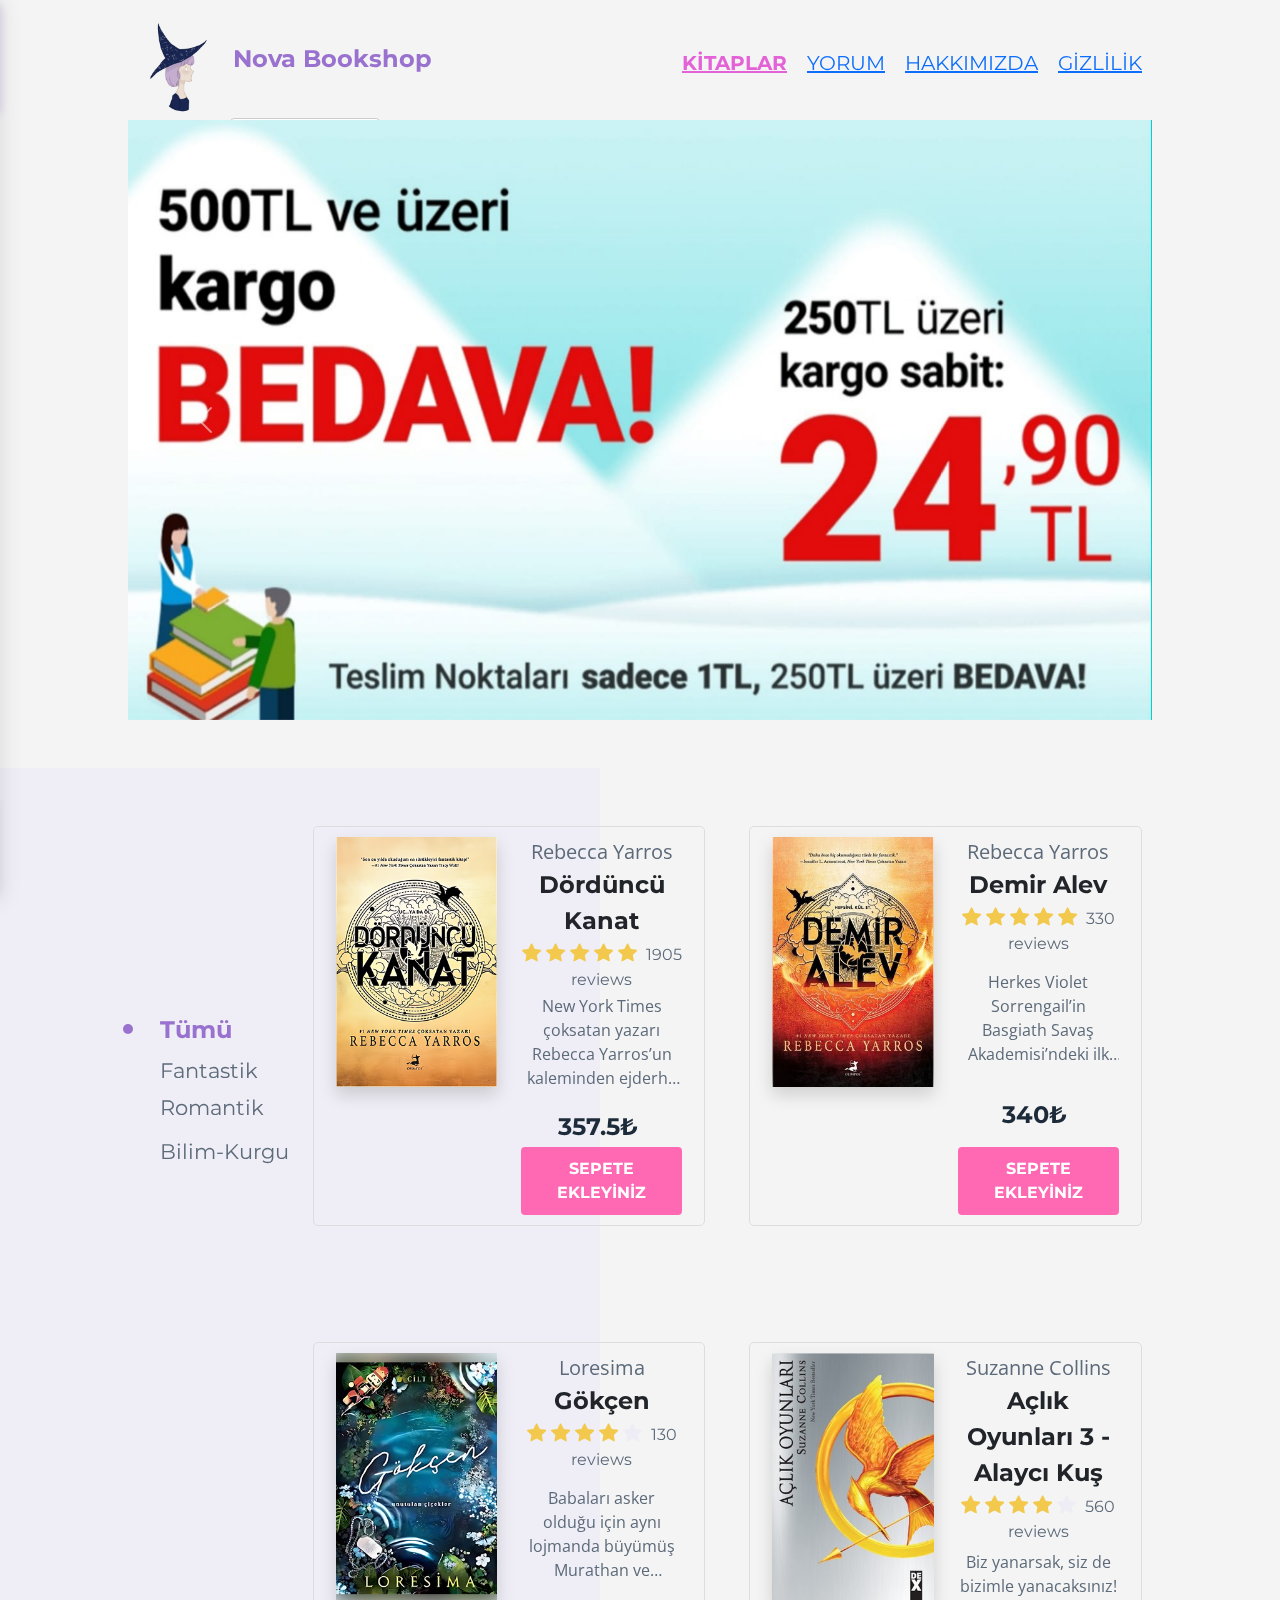
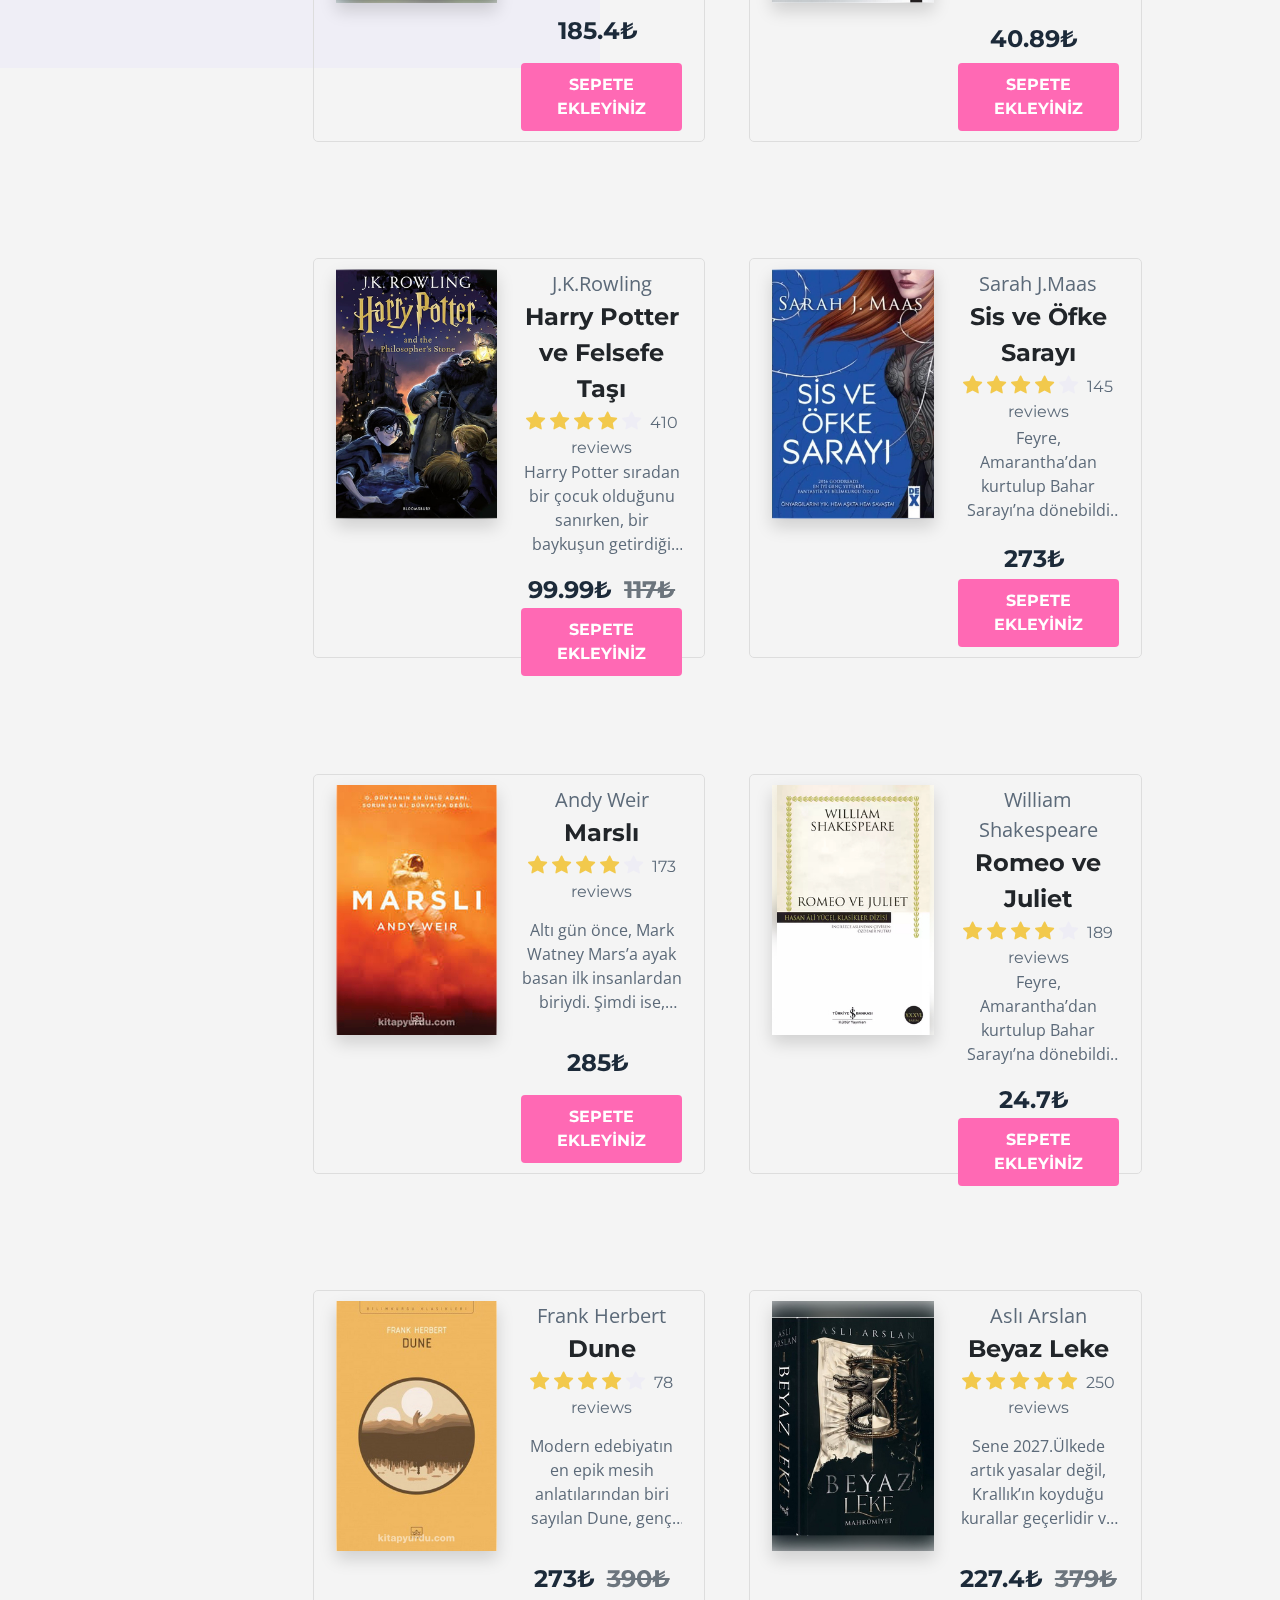
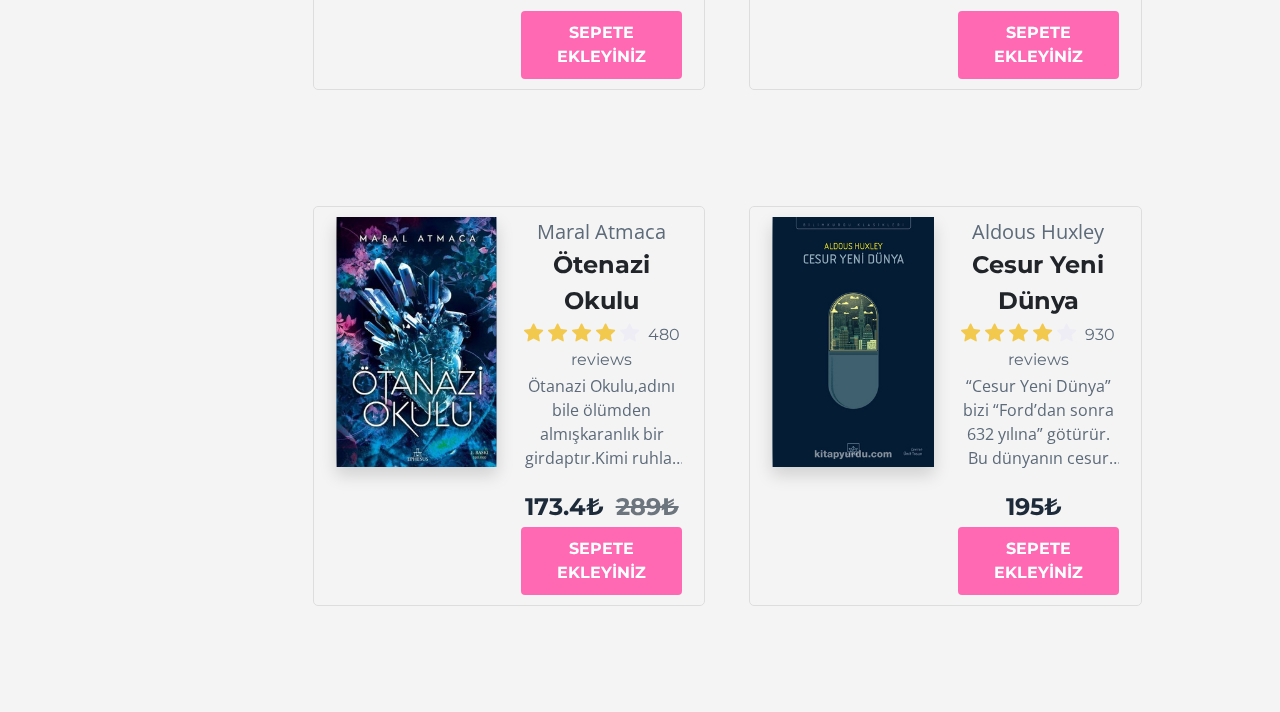
<file: index.html>
<!DOCTYPE html>
<html lang="en">
<head>
    <meta charset="UTF-8">
    <meta name="viewport" content="width=device-width, initial-scale=1.0">
    <title>Nova | Kitap Mağazası</title>
    <link rel="stylesheet" href="./assets/bootstrap/css/bootstrap.min.css">
    <link rel="stylesheet" href="./assets/toastr/toastr.min.css">
    <link rel="stylesheet" href="https://cdn.jsdelivr.net/npm/bootstrap-icons@1.11.0/font/bootstrap-icons.css">
    <link rel="stylesheet" href="style.css">
</head>
<body>
    <nav class="navbar">
        <div class="navbar-brand">
            <img src="./assets/images/logo2.png" alt="Nova Logo" class="logo">
            <h2 class="title">Nova Bookshop</h2>
        </div>
        <ul class="menu">
            <li><a href="#kitaplar" class="active" onclick="showBooks()">KİTAPLAR</a></li>
            <li><a href="yorum.html">YORUM</a></li>
            <li><a href="hakkimizda.html">HAKKIMIZDA</a></li>
            <li><a href="gizlilik.html">GİZLİLİK</a></li>
        </ul>
        <ul class="menu__icons">
            <li><i class="bi bi-person" id="user-icon"></i></li>
            <li class="search">
                <i class="bi bi-search"onclick="searchBooks()"></i>
                <input type="text" id="search-input" placeholder="Ara...">
            </li>
            <li class="ai__icon" onclick="toggleAIChat()" title="AI Asistan">
                <i class="bi bi-flower2"></i>
            </li>
            <li class="basket__icon" onclick="toggleModal()">
                <i class="bi bi-bag"></i>
                <span class="basket__count"></span>
            </li>
        </ul>
    </nav>
    <section class="slider">
        <div id="carouselBookSlider" class="carousel slide" data-bs-ride="carousel">
            <div class="carousel-inner">
                <div class="carousel-item active">
                    <img src="./assets/images/slide1.png" class="d-block w-100" alt="Online Schol">
                </div>
                <div class="carousel-item">
                    <img src="./assets/images/slide2.png" class="d-block w-100" alt="Dünya Çocuk Kitap Günü">
                </div>
                <div class="carousel-item">
                    <img src="./assets/images/slide3.png" class="d-block w-100" alt="Sevgililer Günü">
                </div>
            </div>
            <button class="carousel-control-prev" type="button" data-bs-target="#carouselBookSlider" data-bs-slide="prev">
                <span class="carousel-control-prev-icon" aria-hidden="true"></span>
                <span class="visually-hidden">Previous</span>
            </button>
            <button class="carousel-control-next" type="button" data-bs-target="#carouselBookSlider" data-bs-slide="next">
                <span class="carousel-control-next-icon" aria-hidden="true"></span>
                <span class="visually-hidden">Next</span>
            </button>
        </div>
    </section>
    <section class="store my-5">
        <div class="filter__background"></div>
        <ul class="filter">
            <li class="active">Tümü</li>
            <li>Bilim-Kurgu</li>
            <li>Romantik</li>
            <li>Fantastik</li>
            <li>Korku</li>
        </ul>
        <div class="row book__list"></div>
    </section>
    <div class="basket__modal">
        <div class="basket__items">
            <i class="bi bi-x" onclick="toggleModal()"></i>
            <h2 class="basket__title">SEPETİNİZ</h2>
            <ul class="basket__list">
                <li class="basket__item">Sepetinizde ürün bulunmamaktadir.</li>
            </ul>
            <div class="basket__total">
                <span class="fw-bold mb-3 fs-4 total__price"></span>
                <button class="btn__purple"id="checkoutButton" ><a href="payment.html">CHECKOUT</a></button>
            </div>
        </div>
    </div>

    <div class="ai__chat">
        <div class="ai__chat-container">
            <div class="ai__chat-header">
                <div class="ai__header-content">
                    <i class="bi bi-robot"></i>
                    <div>
                        <h3>Nova AI Asistan</h3>
                        <span>Kitap önerileri ve sorularınız için buradayım!</span>
                    </div>
                </div>
                <i class="bi bi-x-lg" onclick="toggleAIChat()"></i>
            </div>
            <div class="ai__messages">
                <div class="ai__message ai-message welcome-message">
                    <div class="message-avatar">🤖</div>
                    <div class="message-content">
                        Merhaba! Ben Nova AI asistanınız. Size kitap önerileri yapabilir, kitaplar hakkında konuşabilir ve okuma zevkinize uygun eserler bulabilirim. Nasıl yardımcı olabilirim? 📚✨
                    </div>
                </div>
            </div>
            <div class="ai__input-container">
                <input type="text" class="ai__input" placeholder="Mesajınızı yazın..." />
                <button class="ai__send-btn" onclick="handleAISubmit()">
                    <i class="bi bi-send-fill"></i>
                </button>
            </div>
        </div>
    </div>
    <script src="./assets/jquery/jquery.min.js"></script>
    <script src="./assets/bootstrap/js/bootstrap.min.js"></script>
    <script src="./assets/toastr/toastr.min.js"></script>
    <script src="app.js?v=2.1"></script>
    <script>
        document.addEventListener('DOMContentLoaded', () => {
            fetch('products.json')
                .then(response => response.json())
                .then(data => {
                    renderBooks(data);
                    setupSearch(data);
                })
                .catch(error => console.error('Error fetching the JSON:', error));
        });
    
        function renderBooks(books) {
            const bookList = document.querySelector('.book__list');
            bookList.innerHTML = '';
            books.forEach(book => {
                const bookCard = `
                    <div class="book__card">
                        <img src="${book.imgSource}" alt="${book.name}">
                        <h3 class="book__title">${book.name}</h3>
                        <p class="book__author">${book.author}</p>
                        <p class="book__price">${book.price} TL</p>
                    </div>
                `;
                bookList.innerHTML += bookCard;
            });
        }
    
        function setupSearch(books) {
            const searchInput = document.getElementById('search-input');
            searchInput.addEventListener('input', () => {
                const query = searchInput.value.toLowerCase();
                const filteredBooks = books.filter(book => book.name.toLowerCase().includes(query));
                renderBooks(filteredBooks);
            });
        }
    </script>


</body>
</html>
</file>
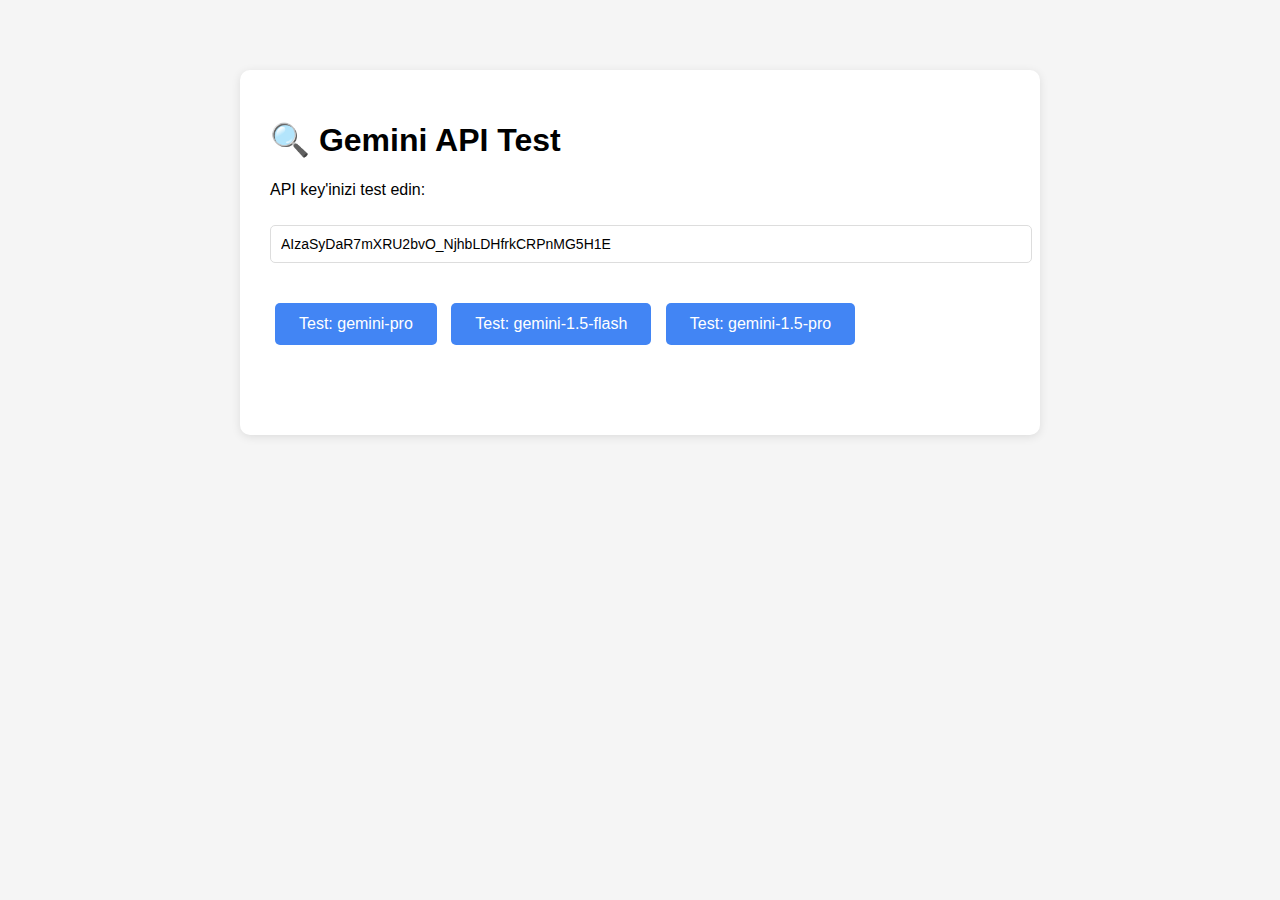
<file: test-api.html>
<!DOCTYPE html>
<html lang="tr">
<head>
    <meta charset="UTF-8">
    <meta name="viewport" content="width=device-width, initial-scale=1.0">
    <title>Gemini API Test</title>
    <style>
        body {
            font-family: Arial, sans-serif;
            max-width: 800px;
            margin: 50px auto;
            padding: 20px;
            background: #f5f5f5;
        }
        .test-box {
            background: white;
            padding: 30px;
            border-radius: 10px;
            box-shadow: 0 2px 10px rgba(0,0,0,0.1);
        }
        button {
            background: #4285f4;
            color: white;
            border: none;
            padding: 12px 24px;
            border-radius: 5px;
            cursor: pointer;
            font-size: 16px;
            margin: 10px 5px;
        }
        button:hover {
            background: #357ae8;
        }
        #result {
            margin-top: 20px;
            padding: 15px;
            border-radius: 5px;
            white-space: pre-wrap;
            word-wrap: break-word;
        }
        .success {
            background: #d4edda;
            border: 1px solid #c3e6cb;
            color: #155724;
        }
        .error {
            background: #f8d7da;
            border: 1px solid #f5c6cb;
            color: #721c24;
        }
        .info {
            background: #d1ecf1;
            border: 1px solid #bee5eb;
            color: #0c5460;
        }
        input {
            width: 100%;
            padding: 10px;
            margin: 10px 0;
            border: 1px solid #ddd;
            border-radius: 5px;
            font-size: 14px;
        }
    </style>
</head>
<body>
    <div class="test-box">
        <h1>🔍 Gemini API Test</h1>
        <p>API key'inizi test edin:</p>
        
        <input type="text" id="apiKey" placeholder="API Key'inizi buraya yapıştırın" value="AIzaSyDaR7mXRU2bvO_NjhbLDHfrkCRPnMG5H1E">
        
        <div style="margin: 20px 0;">
            <button onclick="testGeminiPro()">Test: gemini-pro</button>
            <button onclick="testGemini15Flash()">Test: gemini-1.5-flash</button>
            <button onclick="testGemini15Pro()">Test: gemini-1.5-pro</button>
        </div>
        
        <div id="result"></div>
    </div>

    <script>
        const resultDiv = document.getElementById('result');

        async function testAPI(modelName, apiVersion = 'v1beta') {
            const apiKey = document.getElementById('apiKey').value.trim();
            
            if (!apiKey) {
                showResult('❌ Lütfen API key girin!', 'error');
                return;
            }

            showResult(`⏳ Testing: ${modelName}...\n\nAPI Version: ${apiVersion}\nModel: ${modelName}`, 'info');

            const url = `https://generativelanguage.googleapis.com/${apiVersion}/models/${modelName}:generateContent?key=${apiKey}`;
            
            const requestBody = {
                contents: [{
                    parts: [{
                        text: "Merhaba, sen kimsin?"
                    }]
                }]
            };

            try {
                console.log('API Request URL:', url);
                console.log('Request Body:', requestBody);

                const response = await fetch(url, {
                    method: 'POST',
                    headers: {
                        'Content-Type': 'application/json',
                    },
                    body: JSON.stringify(requestBody)
                });

                console.log('Response Status:', response.status);
                console.log('Response Headers:', [...response.headers.entries()]);

                const responseText = await response.text();
                console.log('Response Text:', responseText);

                if (!response.ok) {
                    let errorData;
                    try {
                        errorData = JSON.parse(responseText);
                    } catch (e) {
                        errorData = { error: { message: responseText } };
                    }
                    
                    showResult(
                        `❌ HATA!\n\n` +
                        `Status: ${response.status}\n` +
                        `Model: ${modelName}\n` +
                        `API Version: ${apiVersion}\n\n` +
                        `Hata Mesajı:\n${JSON.stringify(errorData, null, 2)}`,
                        'error'
                    );
                    return;
                }

                const data = JSON.parse(responseText);
                const aiResponse = data.candidates?.[0]?.content?.parts?.[0]?.text || 'Cevap bulunamadı';

                showResult(
                    `✅ BAŞARILI!\n\n` +
                    `Model: ${modelName}\n` +
                    `API Version: ${apiVersion}\n` +
                    `Status: ${response.status}\n\n` +
                    `AI Cevabı:\n${aiResponse}`,
                    'success'
                );

            } catch (error) {
                console.error('Fetch Error:', error);
                showResult(
                    `❌ BAĞLANTI HATASI!\n\n` +
                    `Model: ${modelName}\n` +
                    `API Version: ${apiVersion}\n\n` +
                    `Hata:\n${error.message}\n\n` +
                    `Detay: ${error.stack}`,
                    'error'
                );
            }
        }

        function testGeminiPro() {
            testAPI('gemini-pro', 'v1beta');
        }

        function testGemini15Flash() {
            testAPI('gemini-1.5-flash', 'v1beta');
        }

        function testGemini15Pro() {
            testAPI('gemini-1.5-pro', 'v1beta');
        }

        function showResult(message, type) {
            resultDiv.textContent = message;
            resultDiv.className = type;
        }
    </script>
</body>
</html>
</file>
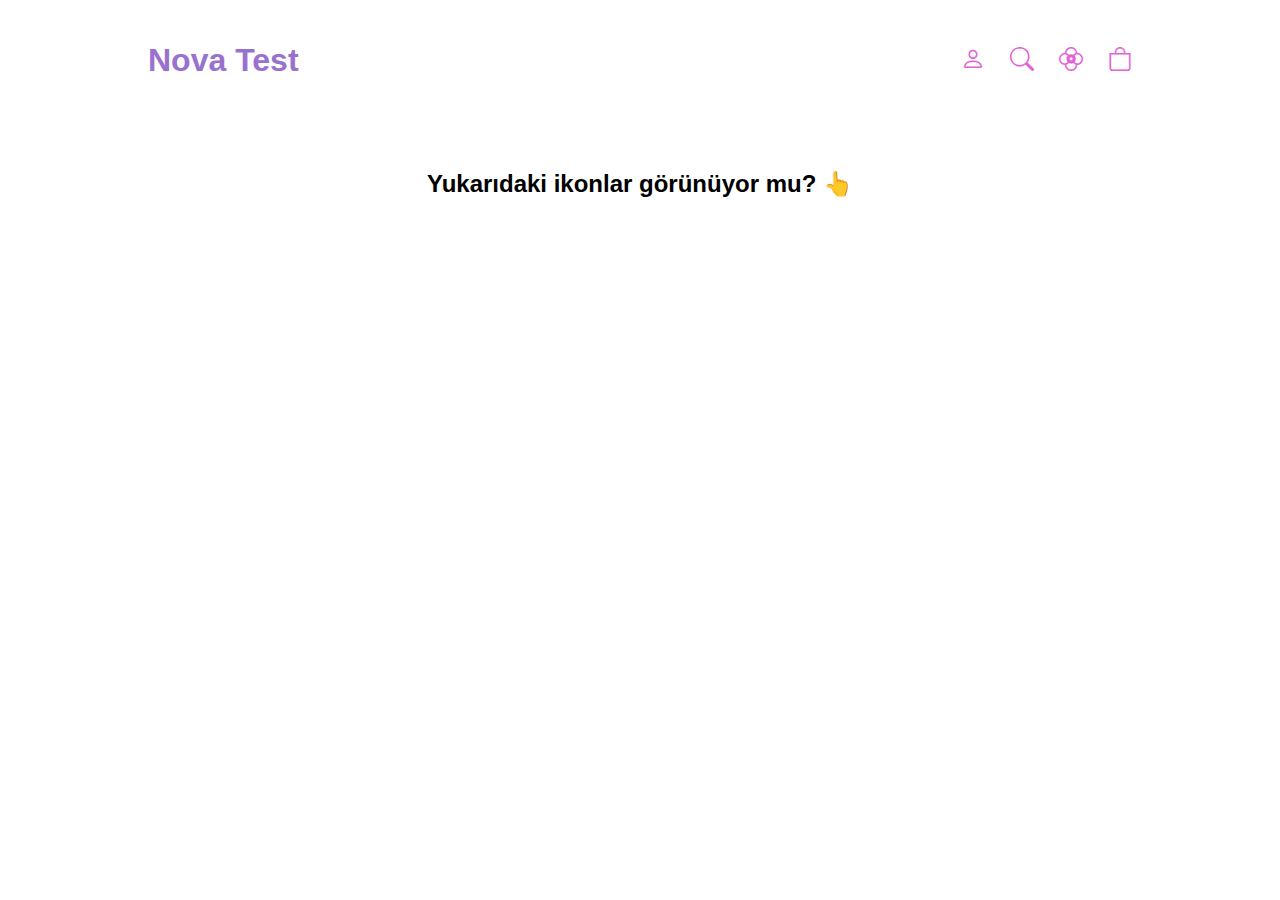
<file: test-navbar.html>
<!DOCTYPE html>
<html lang="tr">
<head>
    <meta charset="UTF-8">
    <meta name="viewport" content="width=device-width, initial-scale=1.0">
    <title>Test Navbar</title>
    <link rel="stylesheet" href="https://cdn.jsdelivr.net/npm/bootstrap-icons@1.11.0/font/bootstrap-icons.css">
    <style>
        * {
            margin: 0;
            padding: 0;
            box-sizing: border-box;
        }

        body {
            font-family: 'Montserrat', sans-serif;
        }

        .test-navbar {
            display: flex;
            justify-content: space-between;
            align-items: center;
            height: 120px;
            width: 80%;
            margin: 0 auto;
            background: white;
            padding: 20px;
        }

        .test-icons {
            display: flex;
            gap: 25px;
            list-style: none;
        }

        .test-icons i {
            font-size: 1.5rem;
            color: #e462d7;
            cursor: pointer;
        }

        .test-icons i:hover {
            color: #9971ce;
        }
    </style>
</head>
<body>
    <div class="test-navbar">
        <h1 style="color: #9971ce;">Nova Test</h1>
        
        <ul class="test-icons">
            <li><i class="bi bi-person"></i></li>
            <li><i class="bi bi-search"></i></li>
            <li><i class="bi bi-flower2"></i></li>
            <li><i class="bi bi-bag"></i></li>
        </ul>
    </div>

    <h2 style="text-align: center; margin-top: 50px;">
        Yukarıdaki ikonlar görünüyor mu? 👆
    </h2>
</body>
</html>
</file>
<file: style.css>
@import url("https://fonts.googleapis.com/css2?family=Montserrat:wght@400;700&family=Open+Sans&display=swap");
@import url("https://cdn.jsdelivr.net/npm/bootstrap-icons@1.8.1/font/bootstrap-icons.css");
* {
  font-family: "Montserrat", sans-serif;
  padding: 0;
  margin: 0;
}

:root {
  --black: #1c2a39;
  --gray: #5c6a79;
  --purple: #9971ce;
  --pink:#e462d7;
  --lacivert:#1d1646;
  --transition: all 250ms ease-in-out;
}

.navbar {
  display: flex;
  justify-content: space-between;
  align-items: center;
  height: 120px;
  width: 80%;
  margin-left: 10%;
}
.title {
  font-weight: bold;
  color: var(--purple);
  font-size: 1.5rem;
}

.menu {
  list-style-type: none;
  display: flex;
  flex-direction: row;
  font-size: 20px;
  cursor: pointer;
  align-items: center;
  margin: 0;
  padding: 0;
}

.menu li {
  margin: 0 10px;
}

.menu .active {
  color: var(--pink);
  font-weight: bold;
}

.menu__icons {
  display: flex !important;
  align-items: center !important;
  list-style: none !important;
  margin: 0 !important;
  padding: 0 !important;
  gap: 25px !important;
  visibility: visible !important;
  opacity: 1 !important;
}

.menu__icons li {
  display: flex !important;
  align-items: center !important;
  list-style: none !important;
  margin: 0 !important;
  visibility: visible !important;
  opacity: 1 !important;
}

.menu__icons li i {
  display: inline-block !important;
  font-size: 1.5rem !important;
  color: var(--pink) !important;
  cursor: pointer !important;
  visibility: visible !important;
  opacity: 1 !important;
  transition: all 0.3s ease;
}

.menu__icons li i:hover {
  color: var(--purple) !important;
}

.menu__icons .search {
  display: flex !important;
  align-items: center !important;
  gap: 5px !important;
}

.menu__icons #search-input {
  display: inline-block !important;
  padding: 5px !important;
  border: 1px solid #ccc !important;
  border-radius: 4px !important;
  outline: none !important;
  width: 150px !important;
}

.menu__icons #search-input::placeholder {
  color: #999;
}

.basket__icon {
  position: relative;
}

.basket__count {
  position: absolute;
  right: -0.7rem;
  bottom: 0;
  width: 20px;
  height: 20px;
  background-color: var(--black);
  border-radius: 50%;
  color: white;
  display: flex;
  justify-content: center;
  align-items: center;
  font-size: 1rem;
  font-weight: bold;
}

.basket__count:empty {
  display: none;
}

.slider {
  width: 80%;
  margin-left: auto;
  margin-right: auto;
  height: 600px;
}

.slider img {
  height: 600px;
}

.store {
  width: 80%;
  margin-left: 10%;
}

.book__card {
  height: 400px;
}

.book__card img {
  height: 400px;
}

.fos {
  font-family: "Open Sans", sans-serif;
}

.gray {
  color: var(--gray);
}

.black {
  color: var(--black);
}

.fw-bold {
  font-weight: bold;
}

.book__star-rate .bi-star,
.bi-star-fill {
  color: #eeedf5;
  font-size: 1.2rem;
  margin-right: 5px;
}

.book__star-rate .bi-star-fill.active {
  color: #f2c94c;
}

.book__description {
  display: -webkit-box;
  -webkit-line-clamp: 4;
  -webkit-box-orient: vertical;
  overflow: hidden;
  text-overflow: ellipsis;
}

.old__price {
  text-decoration: line-through;
  color: #bdbdbd;
}
.btn__purple {
  cursor: pointer;
  border: 2px solid var(--purple);
  color: var(--purple);
  font-size: 1rem;
  font-weight: bold;
  background-color: transparent;
  transition: var(--transition);
  padding: 5px 0;
}

.btn__purple:hover {
  background-color: var(--purple);
  color: white;
}

.filter__background {
  position: absolute;
  left: 0;
  width: 600px;
  height: 900px;
  background-color: #efeef6;
  z-index: -1;
}

.filter {
  position: absolute;
  list-style-type: none;
  display: flex;
  flex-direction: column;
  min-height: 650px;
  justify-content: center;
}

.filter li {
  color: var(--gray);
  font-size: 1.3rem;
  margin-bottom: 0.4rem;
  cursor: pointer;
}

.filter li:hover {
  color: var(--purple);
}

.filter li.active {
  color: var(--purple);
  font-size: 1.5rem;
  font-weight: bold;
}

.filter li.active::before {
  content: "";
  display: inline-block;
  width: 10px;
  height: 10px;
  border-radius: 50%;
  background-color: var(--purple);
  position: absolute;
  left: -5px;
  margin-top: 12px;
}

.basket__modal {
  position: fixed;
  opacity: 0;
  left: 0;
  top: 0;
  background-color: #5c6a7950;
  width: 100%;
  height: 100%;
  z-index: -1;
  transition: var(--transition);
}

.basket__modal.active {
  opacity: 1;
  z-index: 999;
}

.basket__items {
  position: relative;
  width: 0;
  background-color: white;
  height: 100%;
  float: right;
  transition: var(--transition);
}

.basket__modal.active .basket__items {
  width: 450px;
}

.basket__items .bi-x {
  position: absolute;
  left: 0;
  top: 0;
  font-size: 3rem;
  color: var(--black);
  cursor: pointer;
}

.basket__title {
  color: #1c2a39;
  margin-top: 5rem;
  text-align: center;
  font-weight: bold;
}

.basket__list {
  list-style-type: none;
  padding: 0 10px;
  margin-top: 3rem;
  max-height: 650px;
  overflow-y: auto;
}

.basket__item {
  display: flex;
  justify-content: space-between;
  align-items: center;
  margin-bottom: 2rem;
}
.basket__item-info {
  width: 250px;
}
.basket__item-info .book__name {
  font-size: 16px;
  font-weight: bold;
}
.basket__item-info .book__price {
  font-size: 16px;
}
.basket__item-info .book__remove {
  cursor: pointer;
  color: var(--gray);
}
.basket__item .book__count {
  font-size: 1.5rem;
  font-weight: bold;
  color: var(--black);
}

.book__count .increase {
  margin-left: 5px;
}

.book__count .decrease {
  margin-right: 5px;
}

.book__count .increase,
.decrease {
  cursor: pointer;
  color: var(--purple);
}

.basket__total {
  position: absolute;
  display: flex;
  flex-direction: column;
  bottom: 5%;
  align-items: center;
  width: inherit;
}

.basket__total button {
  width: 250px;
}

.total__price:empty + .btn__purple {
  display: none;
}
.book-details {
  padding-top: 2rem;
}

.book-details img {
  border-radius: 5px;
}

.book-details h3 {
  font-size: 2rem;
  margin-bottom: 0.5rem;
}

.book-details h5 {
  font-size: 1.5rem;
  color: #6c757d;
  margin-bottom: 1rem;
}

.book-details #book-stars i.active {
  color: #fff707;
}

.book-details #book-stars i {
  color: #ddd;
}

.book-details p {
  font-size: 1rem;
  color: #6c757d;
  margin-bottom: 1rem;
}

.book-details .btn__purple {
  background-color: #6f42c1;
  color: #fff;
  padding: 0.5rem 1rem;
  border: none;
  border-radius: 5px;
}

.book-details .btn__purple:hover {
  background-color: #5a32a1;
}

.old__price {
  text-decoration: line-through;
  color: #6c757d;
}
/* styles.css */

/* styles.css */

body {
  font-family: Arial, sans-serif;
  margin: 0;
  padding: 0;
}

header {
  background-color: #f8f8f8;
  padding: 10px;
  text-align: center;
  box-shadow: 0 2px 4px rgba(0, 0, 0, 0.1);
}

header h1 {
  margin: 0;
  color: #ff69b4;
}

header input {
  padding: 8px;
  margin-top: 10px;
  width: 300px;
  font-size: 16px;
}

.container {
  display: flex;
  margin-top: 20px;
  height: calc(100vh - 60px); /* Filtreleme ve kitap listesi alanını tam yüksekliğe yay */
}



.book-list {
  width: 80%;
  padding: 20px;
  overflow-y: auto; /* Kitap listesinin dikey kaydırılabilir olmasını sağlar */
}

.book__card {
  border: 1px solid #ddd;
  border-radius: 5px;
  padding: 10px;
  margin: 10px;
  text-align: center;
  transition: transform 0.3s, box-shadow 0.3s;
}

.book__card img {
  max-width: 100%;
  height: auto;
}

.book__title {
  color: #ff69b4;
}

.book__card.highlight {
  transform: scale(1.05);
  box-shadow: 0 4px 8px rgba(0, 0, 0, 0.2);
}
/* styles.css */

/* styles.css */

body {
  font-family: Arial, sans-serif;
  margin: 0;
  padding: 0;
}

header {
  background-color: #f8f8f8;
  padding: 10px;
  text-align: center;
  box-shadow: 0 2px 4px rgba(0, 0, 0, 0.1);
}

header h1 {
  margin: 0;
  color: #ff69b4;
}

.container {
  padding: 20px;
  max-width: 600px;
  margin: 0 auto;
}

.form-group {
  margin-bottom: 15px;
}

.form-group label {
  display: block;
  margin-bottom: 5px;
}

.form-group input {
  width: 100%;
  padding: 10px;
  box-sizing: border-box;
}

.btn__purple {
  background-color: #ff69b4;
  color: white;
  padding: 10px 20px;
  border: none;
  cursor: pointer;
  text-align: center;
  display: inline-block;
  font-size: 16px;
}

.btn__purple:hover {
  background-color: #ff1493;
}
/* styles.css */
/* Genel gövde stili */
body {
  font-family: Arial, sans-serif;
  background-color: #f4f4f4;
  margin: 0;
  padding: 0;
}

/* Başlık stili */
header {
  background-color: #ff69b4;
  padding: 20px;
  text-align: center;
  color: white;
  box-shadow: 0 2px 4px rgba(0, 0, 0, 0.1);
}

header h1 {
  margin: 0;
  font-size: 24px;
}

/* Ödeme formu konteyneri stili */
.payment-container {
  background-color: white;
  max-width: 500px;
  margin: 40px auto;
  padding: 20px;
  border-radius: 8px;
  box-shadow: 0 2px 4px rgba(0, 0, 0, 0.1);
}

/* Form grup stili */
.form-group {
  margin-bottom: 15px;
}

.form-group label {
  display: block;
  margin-bottom: 5px;
  font-weight: bold;
}

.form-group input {
  width: 100%;
  padding: 10px;
  box-sizing: border-box;
  border: 1px solid #ccc;
  border-radius: 4px;
}

/* Buton stili */
.btn__purple {
  background-color: #ff69b4;
  color: white;
  padding: 10px 20px;
  border: none;
  border-radius: 4px;
  cursor: pointer;
  text-align: center;
  display: inline-block;
  font-size: 16px;
  transition: background-color 0.3s ease;
  width: 100%;
}

.btn__purple:hover {
  background-color: #ff1493;
}
.navbar-brand {
  display: flex;
  align-items: center;
}

.navbar-brand .logo {
  width: 100px; /* Logonun genişliği */
  height: auto;
  margin-right: 5px; /* Yazı ile logo arasındaki boşluk */
}

/* ============================================
   GEMINI AI CHAT PANEL
   ============================================ */

.ai__icon {
  position: relative;
  cursor: pointer;
  transition: var(--transition);
  animation: aiPulse 2s infinite;
}

.ai__icon i {
  font-size: 1.4rem;
  color: var(--pink);
  transition: all 0.3s ease;
}

.ai__icon:hover i {
  color: var(--purple);
  transform: scale(1.15) rotate(10deg);
}

@keyframes aiPulse {
  0%, 100% {
    opacity: 1;
  }
  50% {
    opacity: 0.7;
  }
}

.ai__chat {
  position: fixed;
  left: -450px;
  top: 0;
  width: 450px;
  height: 100%;
  background-color: white;
  z-index: 9999;
  transition: left 0.4s cubic-bezier(0.68, -0.55, 0.265, 1.55);
  box-shadow: 2px 0 20px rgba(0, 0, 0, 0.1);
}

.ai__chat.active {
  left: 0;
}

.ai__chat-container {
  display: flex;
  flex-direction: column;
  height: 100%;
}

.ai__chat-header {
  background: linear-gradient(135deg, var(--purple), var(--pink));
  color: white;
  padding: 25px 20px;
  display: flex;
  justify-content: space-between;
  align-items: center;
  box-shadow: 0 4px 10px rgba(153, 113, 206, 0.3);
}

.ai__header-content {
  display: flex;
  align-items: center;
  gap: 15px;
}

.ai__header-content i {
  font-size: 2.5rem;
}

.ai__header-content h3 {
  margin: 0;
  font-size: 1.3rem;
  font-weight: bold;
}

.ai__header-content span {
  font-size: 0.85rem;
  opacity: 0.9;
}

.ai__chat-header .bi-x-lg {
  font-size: 1.5rem;
  cursor: pointer;
  transition: transform 0.3s ease;
}

.ai__chat-header .bi-x-lg:hover {
  transform: rotate(90deg);
}

.ai__messages {
  flex: 1;
  overflow-y: auto;
  padding: 20px;
  background: linear-gradient(to bottom, #fafafa, #ffffff);
}

.ai__message {
  display: flex;
  gap: 12px;
  margin-bottom: 20px;
  animation: slideInMessage 0.4s ease-out;
}

@keyframes slideInMessage {
  from {
    opacity: 0;
    transform: translateY(10px);
  }
  to {
    opacity: 1;
    transform: translateY(0);
  }
}

.message-avatar {
  font-size: 2rem;
  flex-shrink: 0;
  width: 45px;
  height: 45px;
  display: flex;
  align-items: center;
  justify-content: center;
  border-radius: 50%;
  background: #f0f0f0;
}

.ai-message .message-avatar {
  background: linear-gradient(135deg, var(--purple), var(--pink));
}

.user-message {
  flex-direction: row-reverse;
}

.user-message .message-avatar {
  background: linear-gradient(135deg, #667eea, #764ba2);
}

.message-content {
  background: white;
  padding: 15px 18px;
  border-radius: 18px;
  max-width: 70%;
  box-shadow: 0 2px 8px rgba(0, 0, 0, 0.08);
  line-height: 1.6;
  color: #2c3e50;
}

.user-message .message-content {
  background: linear-gradient(135deg, var(--purple), var(--pink));
  color: white;
}

.welcome-message .message-content {
  background: linear-gradient(135deg, #f5f3ff, #fef3ff);
  border: 2px solid var(--purple);
  font-weight: 500;
}

.ai__input-container {
  padding: 20px;
  background: white;
  border-top: 2px solid #f0f0f0;
  display: flex;
  gap: 12px;
  box-shadow: 0 -4px 10px rgba(0, 0, 0, 0.05);
}

.ai__input {
  flex: 1;
  padding: 14px 18px;
  border: 2px solid #e0e0e0;
  border-radius: 25px;
  font-size: 1rem;
  outline: none;
  transition: all 0.3s ease;
}

.ai__input:focus {
  border-color: var(--purple);
  box-shadow: 0 0 0 3px rgba(153, 113, 206, 0.1);
}

.ai__send-btn {
  width: 50px;
  height: 50px;
  border-radius: 50%;
  border: none;
  background: linear-gradient(135deg, var(--purple), var(--pink));
  color: white;
  cursor: pointer;
  display: flex;
  align-items: center;
  justify-content: center;
  font-size: 1.2rem;
  transition: all 0.3s ease;
  box-shadow: 0 4px 12px rgba(153, 113, 206, 0.3);
}

.ai__send-btn:hover {
  transform: scale(1.05);
  box-shadow: 0 6px 16px rgba(153, 113, 206, 0.4);
}

.ai__send-btn:active {
  transform: scale(0.95);
}

/* Typing Indicator */
.typing-dots {
  display: flex;
  gap: 5px;
  padding: 10px 0;
}

.typing-dots span {
  width: 8px;
  height: 8px;
  border-radius: 50%;
  background: var(--purple);
  animation: typingBounce 1.4s infinite;
}

.typing-dots span:nth-child(2) {
  animation-delay: 0.2s;
}

.typing-dots span:nth-child(3) {
  animation-delay: 0.4s;
}

@keyframes typingBounce {
  0%, 60%, 100% {
    transform: translateY(0);
  }
  30% {
    transform: translateY(-10px);
  }
}

/* Scrollbar Styling */
.ai__messages::-webkit-scrollbar {
  width: 6px;
}

.ai__messages::-webkit-scrollbar-track {
  background: #f1f1f1;
}

.ai__messages::-webkit-scrollbar-thumb {
  background: linear-gradient(135deg, var(--purple), var(--pink));
  border-radius: 10px;
}

.ai__messages::-webkit-scrollbar-thumb:hover {
  background: var(--purple);
}

/* ===================================
   RESPONSIVE DESIGN - MOBILE
   =================================== */

/* Tablet ve altı (768px ve altı) */
@media (max-width: 768px) {
  /* Navbar */
  .navbar {
    flex-wrap: wrap;
    padding: 10px 15px !important;
  }

  .navbar-brand {
    font-size: 18px !important;
  }

  .navbar-brand img {
    width: 35px !important;
    height: 35px !important;
  }

  .menu {
    flex-wrap: wrap;
    gap: 10px !important;
  }

  .menu li a {
    font-size: 13px !important;
    padding: 5px 8px !important;
  }

  .menu__icons {
    gap: 10px !important;
  }

  .menu__icons li i {
    font-size: 18px !important;
  }

  /* Search Input */
  .menu__icons #search-input {
    width: 150px !important;
  }

  /* Slider */
  .slider {
    height: 250px !important;
  }

  .slider h2 {
    font-size: 24px !important;
  }

  .slider p {
    font-size: 14px !important;
  }

  /* Filter Section */
  .filter {
    min-height: auto !important;
    padding: 15px !important;
  }

  .filter__background {
    padding: 20px 10px !important;
  }

  .filter li {
    font-size: 14px !important;
    margin-bottom: 0.5rem !important;
  }

  /* Book Cards */
  .book-grid {
    grid-template-columns: repeat(2, 1fr) !important;
    gap: 15px !important;
    padding: 15px !important;
  }

  .book {
    padding: 10px !important;
  }

  .book img {
    height: 180px !important;
  }

  .book h3 {
    font-size: 14px !important;
  }

  .book p {
    font-size: 12px !important;
  }

  .book button {
    font-size: 12px !important;
    padding: 8px 12px !important;
  }

  /* Footer */
  footer {
    padding: 20px 15px !important;
  }

  .footer__content {
    flex-direction: column !important;
    gap: 20px !important;
  }

  .footer__section {
    width: 100% !important;
    text-align: center !important;
  }

  .footer__section h3 {
    font-size: 16px !important;
  }

  .footer__section p,
  .footer__section ul li {
    font-size: 13px !important;
  }

  /* AI Chat */
  .ai__chat {
    width: 100% !important;
    height: 100% !important;
    border-radius: 0 !important;
  }

  .ai__header h3 {
    font-size: 16px !important;
  }

  /* Basket Modal */
  .basket__modal {
    width: 95% !important;
    max-width: 100% !important;
    padding: 15px !important;
  }

  /* Book Details Page */
  .book-detail-container {
    flex-direction: column !important;
    padding: 15px !important;
  }

  .book-detail-image {
    max-width: 100% !important;
  }

  .book-detail-info h1 {
    font-size: 22px !important;
  }

  .book-detail-info h2 {
    font-size: 18px !important;
  }

  .book-detail-price {
    font-size: 20px !important;
  }

  /* Comments Section */
  .comments-section {
    padding: 15px !important;
  }

  .comment {
    padding: 12px !important;
  }

  .comment-author {
    font-size: 13px !important;
  }

  .comment-text {
    font-size: 13px !important;
  }
}

/* Mobil (480px ve altı) */
@media (max-width: 480px) {
  /* Navbar - daha da küçült */
  .navbar-brand {
    font-size: 16px !important;
  }

  .navbar-brand img {
    width: 30px !important;
    height: 30px !important;
  }

  .menu {
    width: 100%;
    justify-content: center !important;
  }

  .menu li a {
    font-size: 12px !important;
    padding: 4px 6px !important;
  }

  .menu__icons #search-input {
    width: 120px !important;
    font-size: 12px !important;
  }

  /* Slider */
  .slider {
    height: 200px !important;
  }

  .slider h2 {
    font-size: 20px !important;
  }

  .slider p {
    font-size: 12px !important;
    display: none; /* Çok küçük ekranlarda paragrafı gizle */
  }

  /* Book Cards - tek sütun */
  .book-grid {
    grid-template-columns: 1fr !important;
    gap: 15px !important;
    padding: 10px !important;
  }

  .book {
    max-width: 280px;
    margin: 0 auto;
  }

  /* Filter - daha kompakt */
  .filter__background {
    padding: 15px 5px !important;
  }

  .filter li {
    font-size: 13px !important;
  }

  /* Footer */
  .footer__section h3 {
    font-size: 14px !important;
  }

  .footer__section p,
  .footer__section ul li {
    font-size: 12px !important;
  }

  /* Book Details */
  .book-detail-info h1 {
    font-size: 20px !important;
  }

  .book-detail-info h2 {
    font-size: 16px !important;
  }

  .book-detail-price {
    font-size: 18px !important;
  }
}
</file>
